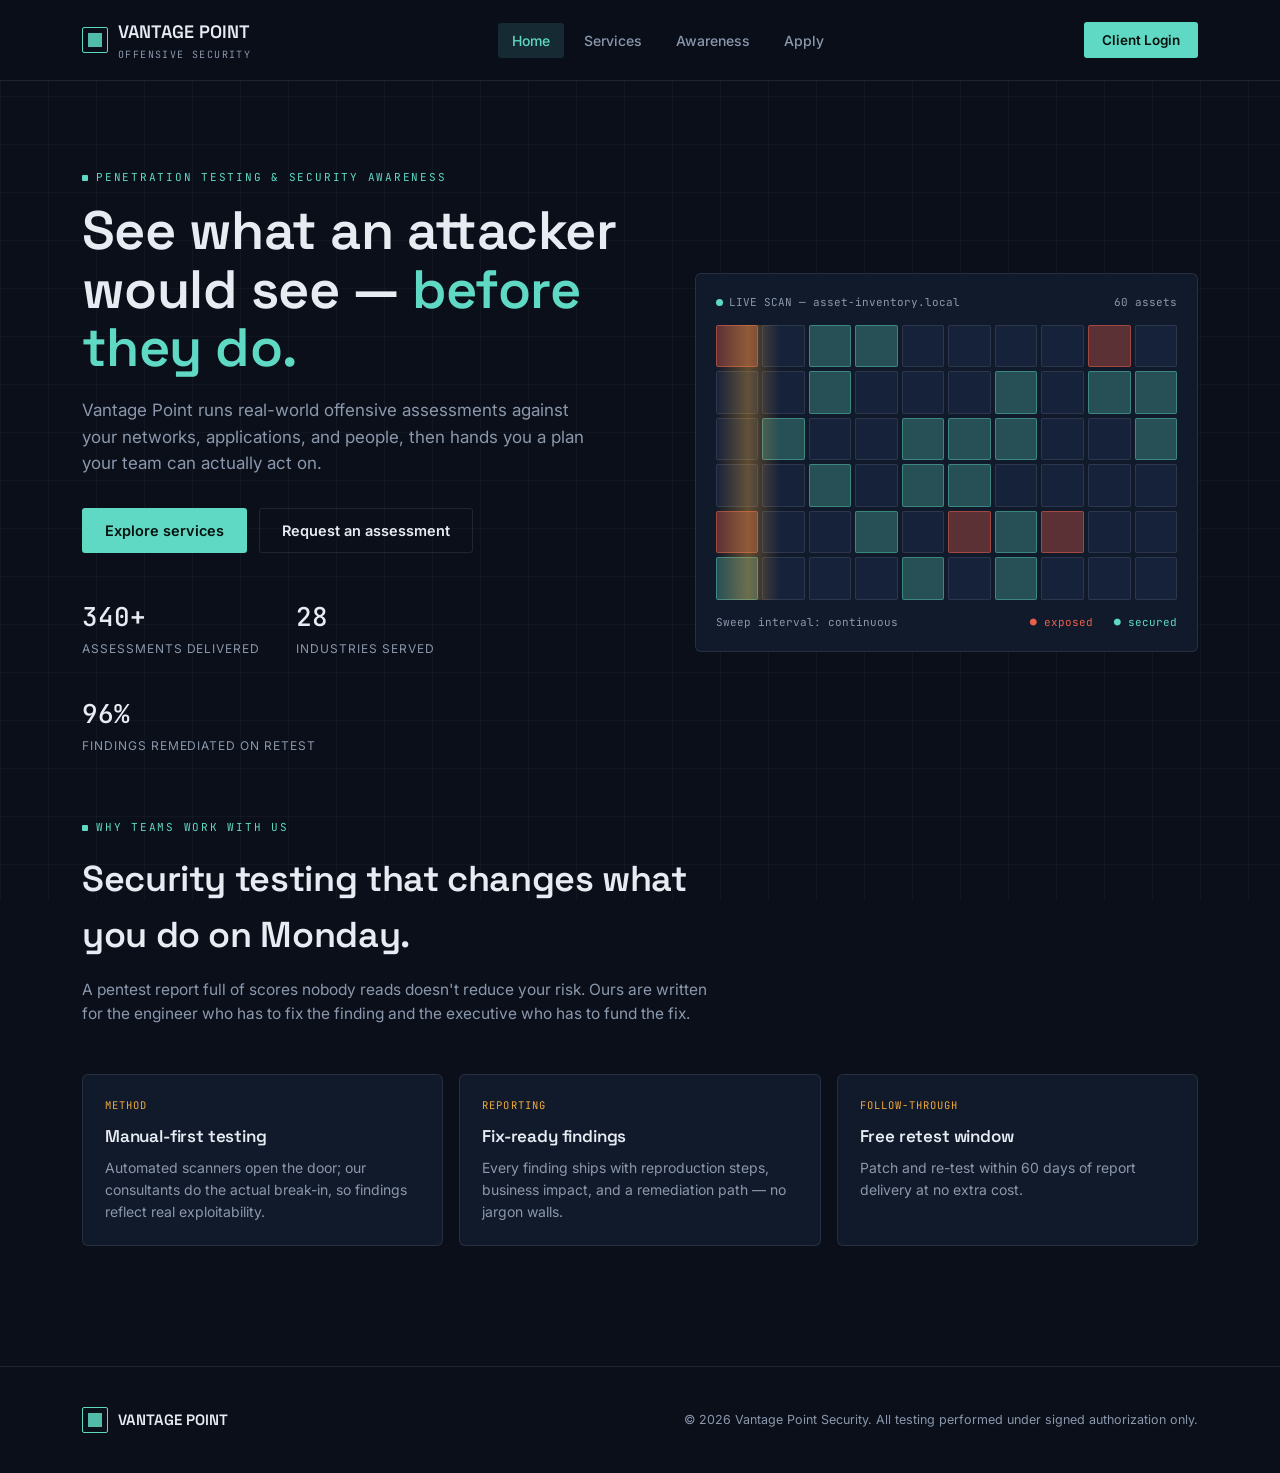
<file: cyberpath/van/vantage.html>
<!DOCTYPE html>
<html lang="en">
<head>
<meta charset="UTF-8">
<meta name="viewport" content="width=device-width, initial-scale=1.0">
<title>Vantage Point Security</title>
<link rel="preconnect" href="https://fonts.googleapis.com">
<link href="https://fonts.googleapis.com/css2?family=Space+Grotesk:wght@400;500;600;700&family=Inter:wght@400;500;600&family=JetBrains+Mono:wght@400;500&display=swap" rel="stylesheet">
<style>
  :root{
    --ink:#0A0F1A;
    --surface:#111A2B;
    --surface-2:#16223A;
    --line: rgba(231,236,243,0.10);
    --text:#E7ECF3;
    --muted:#8B98AC;
    --signal:#5FD9C4;
    --signal-dim: rgba(95,217,196,0.14);
    --amber:#F2A93B;
    --amber-dim: rgba(242,169,59,0.14);
    --risk:#E8604C;
    --risk-dim: rgba(232,96,76,0.14);
    --radius: 3px;
    --display: 'Space Grotesk', sans-serif;
    --body: 'Inter', sans-serif;
    --mono: 'JetBrains Mono', monospace;
  }
  *{box-sizing:border-box; margin:0; padding:0;}
  html{scroll-behavior:smooth;}
  body{background:var(--ink); color:var(--text); font-family:var(--body); line-height:1.55; -webkit-font-smoothing:antialiased;}
  a{color:inherit;} button{font-family:inherit; cursor:pointer;}
  .wrap{max-width:1180px; margin:0 auto; padding:0 32px;}
  @media (max-width:640px){ .wrap{padding:0 20px;} }
  body::before{
    content:""; position:fixed; inset:0;
    background-image: linear-gradient(var(--line) 1px, transparent 1px), linear-gradient(90deg, var(--line) 1px, transparent 1px);
    background-size:48px 48px; opacity:0.35; pointer-events:none; z-index:0;
  }

  /* NAV */
  header{position:sticky; top:0; z-index:100; background:rgba(10,15,26,0.86); backdrop-filter:blur(10px); border-bottom:1px solid var(--line);}
  nav{display:flex; align-items:center; justify-content:space-between; padding:18px 32px; max-width:1180px; margin:0 auto;}
  .brand{display:flex; align-items:center; gap:10px; font-family:var(--display); font-weight:600; font-size:18px; cursor:pointer;}
  .brand-mark{width:26px; height:26px; border:1.5px solid var(--signal); border-radius:2px; position:relative; flex-shrink:0;}
  .brand-mark::before{content:""; position:absolute; inset:5px; background:var(--signal); opacity:0.85; animation:pulse-mark 2.4s ease-in-out infinite;}
  @keyframes pulse-mark{0%,100%{opacity:0.85;} 50%{opacity:0.25;}}
  .brand small{display:block; font-family:var(--mono); font-weight:400; font-size:10px; letter-spacing:0.14em; color:var(--muted); text-transform:uppercase; margin-top:1px;}
  .navlinks{display:flex; align-items:center; gap:6px;}
  .navlinks button{background:none; border:none; color:var(--muted); font-size:14px; font-weight:500; padding:9px 14px; border-radius:var(--radius); transition:color .15s, background .15s;}
  .navlinks button:hover{color:var(--text); background:var(--surface-2);}
  .navlinks button.active{color:var(--signal); background:var(--signal-dim);}
  .login-btn{background:var(--signal); color:#06110D; font-weight:600; font-size:13.5px; padding:10px 18px; border-radius:var(--radius); border:none;}
  .login-btn:hover{background:#7EE6D3;}
  @media (max-width:920px){ .navlinks{display:none;} }

  main{position:relative; z-index:1;}
  .view{display:none;}
  .view.active{display:block;}

  .eyebrow{font-family:var(--mono); font-size:11px; letter-spacing:0.16em; text-transform:uppercase; color:var(--signal); display:flex; align-items:center; gap:8px; margin-bottom:16px;}
  .eyebrow::before{content:""; width:6px; height:6px; background:var(--signal); border-radius:1px; display:inline-block;}
  h1,h2,h3,h4{font-family:var(--display); font-weight:600; letter-spacing:-0.01em;}
  .badge-demo{display:inline-flex; align-items:center; gap:6px; font-family:var(--mono); font-size:10.5px; color:var(--amber); background:var(--amber-dim); border:1px solid rgba(242,169,59,0.3); padding:4px 9px; border-radius:2px; letter-spacing:0.06em;}
  .badge-demo::before{content:"●"; font-size:8px;}

  /* HERO */
  .hero{padding:88px 0 64px;}
  .hero-grid{display:grid; grid-template-columns:1.05fr 0.95fr; gap:56px; align-items:center;}
  @media (max-width:920px){ .hero-grid{grid-template-columns:1fr;} }
  .hero h1{font-size:clamp(34px,4.6vw,54px); line-height:1.08; margin-bottom:20px;}
  .hero h1 .accent{color:var(--signal);}
  .hero p.lead{font-size:17px; color:var(--muted); max-width:46ch; margin-bottom:32px;}
  .hero-actions{display:flex; gap:12px; flex-wrap:wrap; margin-bottom:44px;}
  .btn{display:inline-flex; align-items:center; gap:8px; padding:13px 22px; border-radius:var(--radius); font-size:14.5px; font-weight:600; border:1px solid transparent; transition:all .15s;}
  .btn-primary{background:var(--signal); color:#06110D;} .btn-primary:hover{background:#7EE6D3;}
  .btn-ghost{background:transparent; color:var(--text); border-color:var(--line);} .btn-ghost:hover{border-color:var(--signal); color:var(--signal);}
  .btn-sm{padding:8px 14px; font-size:13px;}
  .stats{display:flex; gap:36px; flex-wrap:wrap;}
  .stat .num{font-family:var(--mono); font-size:26px; font-weight:500;}
  .stat .label{font-size:12px; color:var(--muted); text-transform:uppercase; letter-spacing:0.08em; margin-top:2px;}
  .scan-panel{background:var(--surface); border:1px solid var(--line); border-radius:6px; padding:20px; position:relative; overflow:hidden;}
  .scan-head{display:flex; justify-content:space-between; align-items:center; margin-bottom:14px; font-family:var(--mono); font-size:11px; color:var(--muted);}
  .scan-head .dot{width:7px; height:7px; border-radius:50%; background:var(--signal); display:inline-block; margin-right:6px; animation:blink 1.6s infinite;}
  @keyframes blink{0%,100%{opacity:1;} 50%{opacity:0.3;}}
  .grid-cells{display:grid; grid-template-columns:repeat(10,1fr); gap:4px; position:relative;}
  .cell{aspect-ratio:1; background:var(--surface-2); border-radius:2px; border:1px solid var(--line);}
  .scanline{position:absolute; top:0; bottom:0; width:14%; background:linear-gradient(90deg, transparent, rgba(242,169,59,0.35), transparent); animation:sweep 4.5s linear infinite; pointer-events:none;}
  @keyframes sweep{0%{left:-14%;} 100%{left:100%;}}
  .scan-footer{margin-top:14px; display:flex; justify-content:space-between; font-family:var(--mono); font-size:11px; color:var(--muted);}
  .scan-footer .exposed{color:var(--risk);} .scan-footer .secured{color:var(--signal);}

  .section-pad{padding:80px 0;} .section-head{max-width:640px; margin-bottom:48px;}
  .section-head h2{font-size:clamp(26px,3.4vw,36px); margin-bottom:14px;} .section-head p{color:var(--muted); font-size:15.5px;}

  .aware-grid{display:grid; grid-template-columns:repeat(3,1fr); gap:16px;}
  @media (max-width:920px){ .aware-grid{grid-template-columns:repeat(2,1fr);} }
  @media (max-width:640px){ .aware-grid{grid-template-columns:1fr;} }
  .aware-card{background:var(--surface); border:1px solid var(--line); border-radius:6px; padding:22px; cursor:pointer; transition:border-color .15s;}
  .aware-card:hover{border-color:rgba(95,217,196,0.4);}
  .aware-card .tag{font-family:var(--mono); font-size:10.5px; color:var(--amber); letter-spacing:0.1em; text-transform:uppercase; margin-bottom:10px; display:block;}
  .aware-card h3{font-size:17px; margin-bottom:8px;} .aware-card .short{color:var(--muted); font-size:14px;}
  .aware-card .more{color:var(--muted); font-size:13.5px; margin-top:12px; padding-top:12px; border-top:1px solid var(--line); display:none;}
  .aware-card.open .more{display:block;}
  .aware-card .toggle{font-family:var(--mono); font-size:11.5px; color:var(--signal); margin-top:12px; display:inline-block;}

  .svc-grid{display:grid; grid-template-columns:repeat(2,1fr); gap:16px;}
  @media (max-width:760px){ .svc-grid{grid-template-columns:1fr;} }
  .svc-card{background:var(--surface); border:1px solid var(--line); border-radius:6px; padding:26px; display:flex; flex-direction:column; gap:14px;}
  .svc-top{display:flex; justify-content:space-between; align-items:flex-start; gap:12px;}
  .svc-code{font-family:var(--mono); font-size:11px; color:var(--signal); border:1px solid rgba(95,217,196,0.3); background:var(--signal-dim); padding:3px 8px; border-radius:2px; white-space:nowrap;}
  .svc-card h3{font-size:19px;} .svc-card p{color:var(--muted); font-size:14.5px;}
  .svc-meta{display:flex; gap:18px; font-family:var(--mono); font-size:11.5px; color:var(--muted); flex-wrap:wrap;}
  .svc-meta span b{color:var(--text); font-weight:500;}
  .svc-card .btn{align-self:flex-start; margin-top:4px;}

  .apply-layout{display:grid; grid-template-columns:1fr 1.3fr; gap:48px;}
  @media (max-width:880px){ .apply-layout{grid-template-columns:1fr;} }
  .apply-side h2{font-size:28px; margin-bottom:14px;} .apply-side p{color:var(--muted); font-size:15px; margin-bottom:24px;}
  .apply-side ul{list-style:none;}
  .apply-side li{display:flex; gap:10px; font-size:14px; color:var(--muted); padding:10px 0; border-top:1px solid var(--line);}
  .apply-side li:first-child{border-top:none;} .apply-side li::before{content:"—"; color:var(--signal); flex-shrink:0;}
  form{background:var(--surface); border:1px solid var(--line); border-radius:6px; padding:32px;}
  .field{margin-bottom:18px;}
  .field label{display:block; font-size:12.5px; font-weight:500; color:var(--muted); margin-bottom:7px; text-transform:uppercase; letter-spacing:0.05em;}
  .field input, .field select, .field textarea{width:100%; background:var(--ink); border:1px solid var(--line); color:var(--text); padding:12px 13px; border-radius:var(--radius); font-family:var(--body); font-size:14.5px; transition:border-color .15s;}
  .field input:focus, .field select:focus, .field textarea:focus{outline:none; border-color:var(--signal);}
  .field-row{display:grid; grid-template-columns:1fr 1fr; gap:14px;}
  @media (max-width:520px){ .field-row{grid-template-columns:1fr;} }
  textarea{resize:vertical; min-height:96px;}
  .submit-row{display:flex; align-items:center; gap:14px; margin-top:6px;}
  .form-note{font-size:12.5px; color:var(--muted);}
  .success-box{display:none; background:var(--signal-dim); border:1px solid rgba(95,217,196,0.35); border-radius:6px; padding:22px; margin-top:20px; font-size:14.5px;}
  .success-box.show{display:block;} .success-box .title{color:var(--signal); font-weight:600; font-family:var(--display); margin-bottom:6px;}

  .login-wrap{display:flex; justify-content:center; padding-top:20px;}
  .login-card{width:100%; max-width:400px; background:var(--surface); border:1px solid var(--line); border-radius:6px; padding:34px;}
  .login-card h2{font-size:22px; margin-bottom:6px;} .login-card p.sub{color:var(--muted); font-size:13.5px; margin-bottom:26px;}
  .login-card .btn{width:100%; justify-content:center; margin-top:6px;}
  .login-foot{display:flex; justify-content:space-between; margin-top:16px; font-size:12.5px;}
  .login-foot a{color:var(--muted); text-decoration:none;} .login-foot a:hover{color:var(--signal);}
  .demo-note{font-family:var(--mono); font-size:11px; color:var(--muted); text-align:center; margin-top:22px; border-top:1px solid var(--line); padding-top:16px;}

  footer{border-top:1px solid var(--line); padding:40px 0; margin-top:40px; position:relative; z-index:1;}
  .foot-row{display:flex; justify-content:space-between; align-items:center; flex-wrap:wrap; gap:16px;}
  .foot-row .brand{font-size:15px; cursor:default;}
  footer .fine{color:var(--muted); font-size:12.5px;}

  /* ================= APP SHELL (post-login) ================= */
  #appShell{display:none;}
  #appShell.active{display:block;}
  .app-frame{display:grid; grid-template-columns:230px 1fr; min-height:calc(100vh - 68px);}
  @media (max-width:800px){ .app-frame{grid-template-columns:1fr;} }
  .sidebar{border-right:1px solid var(--line); padding:24px 14px; position:relative; z-index:1;}
  @media (max-width:800px){ .sidebar{border-right:none; border-bottom:1px solid var(--line); display:flex; gap:4px; overflow-x:auto; padding:14px;} }
  .sidebar .app-user{padding:8px 12px 20px; margin-bottom:8px; border-bottom:1px solid var(--line);}
  @media (max-width:800px){ .sidebar .app-user{display:none;} }
  .sidebar .app-user .name{font-family:var(--display); font-size:14.5px; font-weight:600;}
  .sidebar .app-user .role{font-family:var(--mono); font-size:10.5px; color:var(--signal); text-transform:uppercase; letter-spacing:0.06em; margin-top:2px;}
  .sidenav button{
    display:flex; align-items:center; gap:10px; width:100%; text-align:left; background:none; border:none;
    color:var(--muted); font-size:14px; padding:11px 12px; border-radius:var(--radius); margin-bottom:2px; white-space:nowrap;
  }
  .sidenav button .dot{width:5px; height:5px; background:var(--muted); border-radius:1px; flex-shrink:0;}
  .sidenav button:hover{background:var(--surface-2); color:var(--text);}
  .sidenav button.active{background:var(--signal-dim); color:var(--signal);}
  .sidenav button.active .dot{background:var(--signal);}
  .sidenav .signout{margin-top:18px; padding-top:14px; border-top:1px solid var(--line); color:var(--risk);}

  .app-content{padding:36px 40px;}
  @media (max-width:640px){ .app-content{padding:24px 20px;} }
  .app-page{display:none;} .app-page.active{display:block;}
  .app-page-head{display:flex; justify-content:space-between; align-items:flex-end; margin-bottom:28px; gap:16px; flex-wrap:wrap;}
  .app-page-head h2{font-size:24px;} .app-page-head p{color:var(--muted); font-size:14px; margin-top:4px;}

  .kpi-grid{display:grid; grid-template-columns:repeat(4,1fr); gap:14px; margin-bottom:28px;}
  @media (max-width:900px){ .kpi-grid{grid-template-columns:repeat(2,1fr);} }
  @media (max-width:480px){ .kpi-grid{grid-template-columns:1fr;} }
  .kpi-card{background:var(--surface); border:1px solid var(--line); border-radius:6px; padding:18px;}
  .kpi-card .num{font-family:var(--mono); font-size:26px;} .kpi-card .num.risk{color:var(--risk);} .kpi-card .num.amber{color:var(--amber);} .kpi-card .num.signal{color:var(--signal);}
  .kpi-card .label{color:var(--muted); font-size:12px; margin-top:4px;}

  .panel{background:var(--surface); border:1px solid var(--line); border-radius:6px; margin-bottom:24px; overflow:hidden;}
  .panel-head{display:flex; justify-content:space-between; align-items:center; padding:16px 20px; border-bottom:1px solid var(--line);}
  .panel-head h3{font-size:15px;}

  .risk-bars{padding:20px;}
  .risk-row{display:grid; grid-template-columns:80px 1fr 34px; align-items:center; gap:12px; margin-bottom:12px; font-family:var(--mono); font-size:12px;}
  .risk-row:last-child{margin-bottom:0;}
  .risk-track{height:8px; background:var(--surface-2); border-radius:4px; overflow:hidden;}
  .risk-fill{height:100%; border-radius:4px;}

  table{width:100%; border-collapse:collapse;}
  thead th{text-align:left; font-family:var(--mono); font-size:11px; color:var(--muted); text-transform:uppercase; letter-spacing:0.06em; padding:12px 20px; border-bottom:1px solid var(--line);}
  tbody td{padding:14px 20px; font-size:13.5px; border-bottom:1px solid var(--line);}
  tbody tr:last-child td{border-bottom:none;}
  tbody tr:hover{background:var(--surface-2);}
  .pill{display:inline-flex; align-items:center; gap:5px; font-family:var(--mono); font-size:10.5px; padding:4px 9px; border-radius:2px; text-transform:uppercase; letter-spacing:0.04em; white-space:nowrap;}
  .pill::before{content:"●"; font-size:7px;}
  .pill.ok{background:var(--signal-dim); color:var(--signal);}
  .pill.warn{background:var(--amber-dim); color:var(--amber);}
  .pill.bad{background:var(--risk-dim); color:var(--risk);}
  .pill.muted{background:var(--surface-2); color:var(--muted);}
  .toolbar{display:flex; gap:10px; align-items:center; flex-wrap:wrap;}
  .toolbar input, .toolbar select{background:var(--ink); border:1px solid var(--line); color:var(--text); padding:9px 12px; border-radius:var(--radius); font-size:13px;}

  .report-grid{display:grid; grid-template-columns:repeat(2,1fr); gap:14px;}
  @media (max-width:760px){ .report-grid{grid-template-columns:1fr;} }
  .report-card{background:var(--surface); border:1px solid var(--line); border-radius:6px; padding:20px; display:flex; justify-content:space-between; align-items:flex-start; gap:12px;}
  .report-card h4{font-size:15px; margin-bottom:6px;}
  .report-card .meta{font-family:var(--mono); font-size:11px; color:var(--muted);}

  /* modal */
  .modal-overlay{display:none; position:fixed; inset:0; background:rgba(6,10,18,0.7); backdrop-filter:blur(3px); z-index:200; align-items:center; justify-content:center; padding:20px;}
  .modal-overlay.show{display:flex;}
  .modal{background:var(--surface); border:1px solid var(--line); border-radius:6px; width:100%; max-width:480px; padding:28px; max-height:88vh; overflow:auto;}
  .modal-head{display:flex; justify-content:space-between; align-items:center; margin-bottom:20px;}
  .modal-head h3{font-size:17px;}
  .modal-close{background:none; border:1px solid var(--line); color:var(--muted); width:28px; height:28px; border-radius:var(--radius); display:flex; align-items:center; justify-content:center;}
</style>
</head>
<body>

<header>
  <nav>
    <div class="brand" onclick="goPublic('home')">
      <div class="brand-mark"></div>
      <div>VANTAGE POINT<small>Offensive Security</small></div>
    </div>
    <div class="navlinks" id="publicNav">
      <button data-target="home" class="active">Home</button>
      <button data-target="services">Services</button>
      <button data-target="awareness">Awareness</button>
      <button data-target="apply">Apply</button>
    </div>
    <button class="login-btn" onclick="mockLogin()">Client Login</button>
  </nav>
</header>

<!-- ============= PUBLIC SITE ============= -->
<main class="wrap" id="publicSite">

  <section id="home" class="view active">
    <div class="hero">
      <div class="hero-grid">
        <div>
          <div class="eyebrow">Penetration Testing &amp; Security Awareness</div>
          <h1>See what an attacker<br>would see — <span class="accent">before they do.</span></h1>
          <p class="lead">Vantage Point runs real-world offensive assessments against your networks, applications, and people, then hands you a plan your team can actually act on.</p>
          <div class="hero-actions">
            <button class="btn btn-primary" onclick="goPublic('services')">Explore services</button>
            <button class="btn btn-ghost" onclick="goPublic('apply')">Request an assessment</button>
          </div>
          <div class="stats">
            <div class="stat"><div class="num">340+</div><div class="label">Assessments delivered</div></div>
            <div class="stat"><div class="num">28</div><div class="label">Industries served</div></div>
            <div class="stat"><div class="num">96%</div><div class="label">Findings remediated on retest</div></div>
          </div>
        </div>
        <div class="scan-panel">
          <div class="scan-head"><span><span class="dot"></span>LIVE SCAN — asset-inventory.local</span><span>60 assets</span></div>
          <div class="grid-cells" id="cellGrid"><div class="scanline"></div></div>
          <div class="scan-footer"><span>Sweep interval: continuous</span><span><span class="exposed">● exposed</span> &nbsp; <span class="secured">● secured</span></span></div>
        </div>
      </div>
    </div>

    <div class="section-pad" style="padding-top:0;">
      <div class="section-head">
        <div class="eyebrow">Why teams work with us</div>
        <h2>Security testing that changes what you do on Monday.</h2>
        <p>A pentest report full of scores nobody reads doesn't reduce your risk. Ours are written for the engineer who has to fix the finding and the executive who has to fund the fix.</p>
      </div>
      <div class="aware-grid">
        <div class="aware-card" style="cursor:default;"><span class="tag">Method</span><h3>Manual-first testing</h3><p class="short">Automated scanners open the door; our consultants do the actual break-in, so findings reflect real exploitability.</p></div>
        <div class="aware-card" style="cursor:default;"><span class="tag">Reporting</span><h3>Fix-ready findings</h3><p class="short">Every finding ships with reproduction steps, business impact, and a remediation path — no jargon walls.</p></div>
        <div class="aware-card" style="cursor:default;"><span class="tag">Follow-through</span><h3>Free retest window</h3><p class="short">Patch and re-test within 60 days of report delivery at no extra cost.</p></div>
      </div>
    </div>
  </section>

  <section id="awareness" class="view">
    <div class="section-pad">
      <div class="section-head">
        <div class="eyebrow">Security Awareness</div>
        <h2>The basics that stop most incidents.</h2>
        <p>Most breaches don't start with a zero-day — they start with a click, a reused password, or an unlocked laptop.</p>
      </div>
      <div class="aware-grid" id="awareGrid"></div>
    </div>
  </section>

  <section id="services" class="view">
    <div class="section-pad">
      <div class="section-head">
        <div class="eyebrow">Our Services</div>
        <h2>Pick the engagement that matches your risk.</h2>
        <p>Each engagement is scoped with you up front — nothing runs against your environment outside the agreed window and rules of engagement.</p>
      </div>
      <div class="svc-grid" id="svcGrid"></div>
    </div>
  </section>

  <section id="apply" class="view">
    <div class="section-pad">
      <div class="apply-layout">
        <div class="apply-side">
          <div class="eyebrow">Get started</div>
          <h2>Request an assessment</h2>
          <p>Tell us a little about your environment. A lead consultant will follow up within one business day to scope the engagement.</p>
          <ul>
            <li>All engagements are covered by a signed rules-of-engagement agreement before any testing begins.</li>
            <li>Scoping calls are free and carry no obligation.</li>
            <li>NDA available on request, prior to any details being shared.</li>
          </ul>
        </div>
        <div>
          <form id="applyForm">
            <div class="field-row">
              <div class="field"><label>Full name</label><input type="text" required placeholder="Jordan Micah"></div>
              <div class="field"><label>Work email</label><input id="femail" type="email" required placeholder="jordan@company.com"></div>
            </div>
            <div class="field-row">
              <div class="field"><label>Company</label><input type="text" required placeholder="Company name"></div>
              <div class="field"><label>Company size</label><select><option>1–10</option><option>11–50</option><option>51–200</option><option>201–1000</option><option>1000+</option></select></div>
            </div>
            <div class="field-row">
              <div class="field"><label>Service of interest</label><select id="fservice"></select></div>
              <div class="field"><label>Preferred timeline</label><select><option>As soon as possible</option><option>Within 30 days</option><option>Within this quarter</option><option>Just exploring</option></select></div>
            </div>
            <div class="field"><label>Scope details</label><textarea placeholder="Number of IPs/URLs in scope, compliance drivers, etc."></textarea></div>
            <div class="submit-row"><button type="submit" class="btn btn-primary">Submit request</button><span class="form-note">We'll respond within 1 business day.</span></div>
          </form>
          <div class="success-box" id="successBox"><div class="title">Request received</div><div>Thanks — a lead consultant will reach out within one business day.</div></div>
        </div>
      </div>
    </div>
  </section>

</main>

<!-- ============= MOCK LOGIN ============= -->
<main class="wrap" id="loginSite" style="display:none;">
  <div class="section-pad">
    <div class="login-wrap">
      <div class="login-card">
        <h2>Client portal</h2>
        <p class="sub">Sign in to view findings, schedules, and reports.</p>
        <form id="loginForm">
          <div class="field"><label>Email</label><input id="lemail" type="email" required placeholder="you@company.com"></div>
          <div class="field"><label>Password</label><input type="password" required placeholder="••••••••"></div>
          <button type="submit" class="btn btn-primary">Sign in</button>
        </form>
        <div class="login-foot"><a href="#" onclick="return false;">Forgot password</a><a href="#" onclick="return false;">Request access</a></div>
        <div class="demo-note">PROTOTYPE — static demo, no backend connected yet.</div>
      </div>
    </div>
  </div>
</main>

<!-- ============= APP SHELL (post "login") ============= -->
<div id="appShell">
  <div class="app-frame">
    <aside class="sidebar">
      <div class="app-user">
        <div class="name" id="appUserName">Jordan Micah</div>
        <div class="role">Client · Acme Co</div>
      </div>
      <div class="sidenav" id="appNav">
        <button data-page="dashboard" class="active"><span class="dot"></span>Dashboard</button>
        <button data-page="assets"><span class="dot"></span>Assets</button>
        <button data-page="scans"><span class="dot"></span>Scans</button>
        <button data-page="findings"><span class="dot"></span>Findings</button>
        <button data-page="reports"><span class="dot"></span>Reports</button>
        <button data-page="settings"><span class="dot"></span>Settings</button>
        <button class="signout" onclick="mockLogout()"><span class="dot"></span>Sign out</button>
      </div>
    </aside>

    <div class="app-content">

      <!-- DASHBOARD -->
      <div class="app-page active" id="page-dashboard">
        <div class="app-page-head">
          <div><h2>Dashboard</h2><p>Overview of your security posture</p></div>
          <span class="badge-demo">Static demo data</span>
        </div>
        <div class="kpi-grid">
          <div class="kpi-card"><div class="num">18</div><div class="label">Total assets</div></div>
          <div class="kpi-card"><div class="num signal">14</div><div class="label">Authorized for scanning</div></div>
          <div class="kpi-card"><div class="num risk">7</div><div class="label">Open findings</div></div>
          <div class="kpi-card"><div class="num amber">2</div><div class="label">Active engagements</div></div>
        </div>
        <div class="panel">
          <div class="panel-head"><h3>Open findings by severity</h3></div>
          <div class="risk-bars">
            <div class="risk-row"><span>Critical</span><div class="risk-track"><div class="risk-fill" style="width:12%; background:var(--risk);"></div></div><span>1</span></div>
            <div class="risk-row"><span>High</span><div class="risk-track"><div class="risk-fill" style="width:28%; background:var(--risk);"></div></div><span>2</span></div>
            <div class="risk-row"><span>Medium</span><div class="risk-track"><div class="risk-fill" style="width:45%; background:var(--amber);"></div></div><span>3</span></div>
            <div class="risk-row"><span>Low</span><div class="risk-track"><div class="risk-fill" style="width:16%; background:var(--signal);"></div></div><span>1</span></div>
          </div>
        </div>
        <div class="panel">
          <div class="panel-head"><h3>Recent activity</h3></div>
          <table>
            <thead><tr><th>Event</th><th>Asset</th><th>Status</th><th>Date</th></tr></thead>
            <tbody>
              <tr><td>External network scan</td><td>vpn.acme.co</td><td><span class="pill ok">Completed</span></td><td>Aug 12, 2026</td></tr>
              <tr><td>Web app pentest</td><td>checkout.acme.co</td><td><span class="pill warn">In progress</span></td><td>Aug 10, 2026</td></tr>
              <tr><td>Scan requested</td><td>staging.acme.co</td><td><span class="pill bad">Blocked — unauthorized</span></td><td>Aug 9, 2026</td></tr>
              <tr><td>Phishing simulation</td><td>All staff — Wave 2</td><td><span class="pill muted">Scheduled</span></td><td>Aug 20, 2026</td></tr>
            </tbody>
          </table>
        </div>
      </div>

      <!-- ASSETS -->
      <div class="app-page" id="page-assets">
        <div class="app-page-head">
          <div><h2>Assets</h2><p>Register and authorize the targets in scope</p></div>
          <button class="btn btn-primary btn-sm" onclick="openModal('assetModal')">+ Register asset</button>
        </div>
        <div class="panel">
          <div class="panel-head">
            <div class="toolbar"><input placeholder="Search assets..." disabled><select disabled><option>All types</option></select></div>
            <span class="badge-demo">Static demo data</span>
          </div>
          <table>
            <thead><tr><th>Name</th><th>Type</th><th>Identifier</th><th>Status</th><th>Scope expires</th></tr></thead>
            <tbody>
              <tr><td>Primary corporate VPN</td><td>Server</td><td>vpn.acme.co</td><td><span class="pill ok">Authorized</span></td><td>Sep 30, 2026</td></tr>
              <tr><td>Checkout service</td><td>Web app</td><td>checkout.acme.co</td><td><span class="pill ok">Authorized</span></td><td>Sep 15, 2026</td></tr>
              <tr><td>Staging environment</td><td>Server</td><td>staging.acme.co</td><td><span class="pill bad">Unauthorized</span></td><td>—</td></tr>
              <tr><td>Public API gateway</td><td>API</td><td>api.acme.co</td><td><span class="pill ok">Authorized</span></td><td>Oct 1, 2026</td></tr>
              <tr><td>Office Wi-Fi</td><td>Network</td><td>ACME-CORP-5G</td><td><span class="pill warn">Pending review</span></td><td>—</td></tr>
              <tr><td>iOS banking app</td><td>Mobile app</td><td>com.acme.mobile</td><td><span class="pill ok">Authorized</span></td><td>Nov 1, 2026</td></tr>
            </tbody>
          </table>
        </div>
      </div>

      <!-- SCANS -->
      <div class="app-page" id="page-scans">
        <div class="app-page-head">
          <div><h2>Scans</h2><p>Scan history and status for authorized assets</p></div>
          <button class="btn btn-primary btn-sm" onclick="openModal('scanModal')">+ Request scan</button>
        </div>
        <div class="panel">
          <table>
            <thead><tr><th>Scan</th><th>Asset</th><th>Type</th><th>Status</th><th>Requested</th></tr></thead>
            <tbody>
              <tr><td>#SC-1042</td><td>vpn.acme.co</td><td>Network — basic</td><td><span class="pill ok">Completed</span></td><td>Aug 12, 2026</td></tr>
              <tr><td>#SC-1041</td><td>checkout.acme.co</td><td>Web app</td><td><span class="pill warn">Running</span></td><td>Aug 10, 2026</td></tr>
              <tr><td>#SC-1040</td><td>staging.acme.co</td><td>Network — basic</td><td><span class="pill bad">Blocked — unauthorized</span></td><td>Aug 9, 2026</td></tr>
              <tr><td>#SC-1039</td><td>api.acme.co</td><td>API</td><td><span class="pill ok">Completed</span></td><td>Aug 3, 2026</td></tr>
              <tr><td>#SC-1038</td><td>ACME-CORP-5G</td><td>Wireless</td><td><span class="pill muted">Queued</span></td><td>Aug 1, 2026</td></tr>
            </tbody>
          </table>
        </div>
      </div>

      <!-- FINDINGS -->
      <div class="app-page" id="page-findings">
        <div class="app-page-head">
          <div><h2>Findings</h2><p>Vulnerabilities identified across your assets</p></div>
          <span class="badge-demo">Static demo data</span>
        </div>
        <div class="panel">
          <table>
            <thead><tr><th>Finding</th><th>Asset</th><th>Severity</th><th>Status</th></tr></thead>
            <tbody>
              <tr><td>Outdated TLS configuration</td><td>vpn.acme.co</td><td><span class="pill bad">Critical</span></td><td><span class="pill warn">In progress</span></td></tr>
              <tr><td>Broken access control on order API</td><td>checkout.acme.co</td><td><span class="pill bad">High</span></td><td><span class="pill muted">Open</span></td></tr>
              <tr><td>Verbose error messages exposing stack traces</td><td>api.acme.co</td><td><span class="pill warn">Medium</span></td><td><span class="pill muted">Open</span></td></tr>
              <tr><td>Missing rate limiting on login endpoint</td><td>checkout.acme.co</td><td><span class="pill warn">Medium</span></td><td><span class="pill ok">Resolved</span></td></tr>
              <tr><td>Self-signed certificate on internal panel</td><td>staging.acme.co</td><td><span class="pill ok">Low</span></td><td><span class="pill muted">Open</span></td></tr>
            </tbody>
          </table>
        </div>
      </div>

      <!-- REPORTS -->
      <div class="app-page" id="page-reports">
        <div class="app-page-head">
          <div><h2>Reports</h2><p>Executive and technical reports from completed engagements</p></div>
          <span class="badge-demo">Static demo data</span>
        </div>
        <div class="report-grid">
          <div class="report-card"><div><h4>External Network Pentest — Q3</h4><div class="meta">Technical · Generated Aug 12, 2026</div></div><button class="btn btn-ghost btn-sm" disabled>Download</button></div>
          <div class="report-card"><div><h4>Executive Summary — Q3 Engagements</h4><div class="meta">Executive · Generated Aug 12, 2026</div></div><button class="btn btn-ghost btn-sm" disabled>Download</button></div>
          <div class="report-card"><div><h4>Web App Pentest — Checkout Service</h4><div class="meta">Technical · Generated Jul 28, 2026</div></div><button class="btn btn-ghost btn-sm" disabled>Download</button></div>
          <div class="report-card"><div><h4>Phishing Simulation — Wave 1 Results</h4><div class="meta">Awareness · Generated Jul 15, 2026</div></div><button class="btn btn-ghost btn-sm" disabled>Download</button></div>
        </div>
      </div>

      <!-- SETTINGS -->
      <div class="app-page" id="page-settings">
        <div class="app-page-head"><div><h2>Settings</h2><p>Account and organization preferences</p></div></div>
        <div class="panel">
          <div class="panel-head"><h3>Profile</h3></div>
          <div style="padding:20px;">
            <div class="field-row">
              <div class="field"><label>Full name</label><input value="Jordan Micah" disabled></div>
              <div class="field"><label>Email</label><input value="jordan@acme.co" disabled></div>
            </div>
            <div class="field-row">
              <div class="field"><label>Organization</label><input value="Acme Co" disabled></div>
              <div class="field"><label>Role</label><input value="Client" disabled></div>
            </div>
          </div>
        </div>
      </div>

    </div>
  </div>
</div>

<!-- MODALS (visual only) -->
<div class="modal-overlay" id="assetModal">
  <div class="modal">
    <div class="modal-head"><h3>Register asset</h3><button class="modal-close" onclick="closeModal('assetModal')">×</button></div>
    <div class="field"><label>Asset name</label><input placeholder="e.g. Marketing website"></div>
    <div class="field"><label>Type</label><select><option>Website</option><option>API</option><option>Server</option><option>Network</option><option>Cloud resource</option><option>Mobile application</option></select></div>
    <div class="field"><label>Identifier</label><input placeholder="Domain, IP, or URL"></div>
    <div class="field"><label>Scope notes</label><textarea placeholder="What's in / out of scope"></textarea></div>
    <button class="btn btn-primary" style="width:100%;" onclick="closeModal('assetModal')">Save asset (demo — not connected)</button>
  </div>
</div>
<div class="modal-overlay" id="scanModal">
  <div class="modal">
    <div class="modal-head"><h3>Request scan</h3><button class="modal-close" onclick="closeModal('scanModal')">×</button></div>
    <div class="field"><label>Asset</label><select><option>vpn.acme.co</option><option>checkout.acme.co</option><option>api.acme.co</option></select></div>
    <div class="field"><label>Scan type</label><select><option>Network — basic</option><option>Web application</option><option>API</option></select></div>
    <button class="btn btn-primary" style="width:100%;" onclick="closeModal('scanModal')">Request scan (demo — not connected)</button>
  </div>
</div>

<footer id="publicFooter">
  <div class="wrap foot-row">
    <div class="brand"><div class="brand-mark"></div>VANTAGE POINT</div>
    <div class="fine">© 2026 Vantage Point Security. All testing performed under signed authorization only.</div>
  </div>
</footer>

<script>
  // ---------- PUBLIC NAV ----------
  function goPublic(target){
    document.querySelectorAll('#publicSite .view').forEach(s => s.classList.toggle('active', s.id === target));
    document.querySelectorAll('#publicNav button').forEach(b => b.classList.toggle('active', b.dataset.target === target));
    setSiteMode('public');
    window.scrollTo({top:0, behavior:'smooth'});
  }
  document.querySelectorAll('#publicNav [data-target]').forEach(b => b.addEventListener('click', () => goPublic(b.dataset.target)));

  function setSiteMode(mode){
    document.getElementById('publicSite').style.display = mode === 'public' ? '' : 'none';
    document.getElementById('loginSite').style.display = mode === 'login' ? '' : 'none';
    document.getElementById('publicFooter').style.display = mode === 'app' ? 'none' : '';
    document.getElementById('appShell').classList.toggle('active', mode === 'app');
    document.querySelector('header nav').style.display = mode === 'app' ? 'none' : 'flex';
  }

  function mockLogin(){ setSiteMode('login'); window.scrollTo({top:0}); }

  document.getElementById('loginForm').addEventListener('submit', (e) => {
    e.preventDefault();
    const email = document.getElementById('lemail').value;
    if(email) document.getElementById('appUserName').textContent = email.split('@')[0];
    setSiteMode('app');
    window.scrollTo({top:0});
  });

  function mockLogout(){ setSiteMode('public'); goPublic('home'); }

  // ---------- APP SIDEBAR NAV ----------
  document.querySelectorAll('#appNav [data-page]').forEach(btn => {
    btn.addEventListener('click', () => {
      document.querySelectorAll('#appNav button').forEach(b => b.classList.remove('active'));
      btn.classList.add('active');
      document.querySelectorAll('.app-page').forEach(p => p.classList.toggle('active', p.id === 'page-' + btn.dataset.page));
      document.querySelector('.app-content').scrollTo({top:0});
    });
  });

  // ---------- MODALS ----------
  function openModal(id){ document.getElementById(id).classList.add('show'); }
  function closeModal(id){ document.getElementById(id).classList.remove('show'); }

  // ---------- HERO SCAN GRID ----------
  const cellGrid = document.getElementById('cellGrid');
  for(let i=0;i<60;i++){ const c = document.createElement('div'); c.className = 'cell'; cellGrid.appendChild(c); }
  const cells = document.querySelectorAll('.cell');
  function animateCells(){
    cells.forEach(c => {
      const r = Math.random();
      if(r < 0.08){ c.style.background = 'rgba(232,96,76,0.35)'; c.style.borderColor='rgba(232,96,76,0.5)'; }
      else if(r < 0.4){ c.style.background = 'rgba(95,217,196,0.28)'; c.style.borderColor='rgba(95,217,196,0.4)'; }
      else { c.style.background=''; c.style.borderColor=''; }
    });
  }
  setInterval(animateCells, 1400); animateCells();

  // ---------- AWARENESS CONTENT ----------
  const awarenessTopics = [
    {tag:'Email', title:'Spotting phishing attempts', short:"Unexpected urgency, mismatched sender domains, and links that don't match their display text are the top tells.", more:"Before clicking a link, hover to preview the real destination. Verify unusual requests through a second channel like a phone call, and report suspicious emails rather than just deleting them."},
    {tag:'Access', title:'Password & MFA hygiene', short:'A unique password per account plus MFA blocks the vast majority of account-takeover attempts.', more:"Use a password manager so uniqueness is never a burden, and prefer app-based or hardware MFA over SMS. Never approve an MFA push you didn't initiate."},
    {tag:'People', title:'Social engineering red flags', short:'Attackers exploit urgency, authority, and helpfulness — the same instincts that make good coworkers.', more:'Be cautious of unsolicited calls or messages claiming to be IT, HR, or an executive asking for credentials or urgent payments. Verify identity through a known channel first.'},
    {tag:'Incidents', title:'Reporting quickly matters', short:'The gap between "something feels off" and "I reported it" is often the difference between a near-miss and a breach.', more:"Report suspected incidents immediately, even if unsure. Don't try to fix it yourself first — that can destroy evidence responders need."},
    {tag:'Remote work', title:'Securing your home setup', short:"Your home network and personal devices are now part of the company's attack surface.", more:'Keep router firmware updated, use a strong unique Wi-Fi password, and avoid accessing company systems from shared devices.'},
    {tag:'Data', title:'Handling sensitive data', short:"Data doesn't need to be hacked to leak — misdirected emails and open sharing links cause just as much damage.", more:'Double-check recipients before sending sensitive files, and use company-approved storage rather than personal cloud accounts.'}
  ];
  const awareGrid = document.getElementById('awareGrid');
  awarenessTopics.forEach(t => {
    const card = document.createElement('div');
    card.className = 'aware-card';
    card.innerHTML = `<span class="tag">${t.tag}</span><h3>${t.title}</h3><p class="short">${t.short}</p><span class="toggle">+ Read more</span><div class="more">${t.more}</div>`;
    card.addEventListener('click', () => {
      card.classList.toggle('open');
      card.querySelector('.toggle').textContent = card.classList.contains('open') ? '– Show less' : '+ Read more';
    });
    awareGrid.appendChild(card);
  });

  // ---------- SERVICES CONTENT ----------
  const services = [
    {code:'EXT-NET', name:'External Network Penetration Test', desc:'Simulated attack against your internet-facing infrastructure.', duration:'1–2 weeks', deliverable:'Report + debrief call'},
    {code:'INT-NET', name:'Internal Network Penetration Test', desc:'Assumes a foothold inside your network and tests how far an attacker could move.', duration:'1–2 weeks', deliverable:'Report + attack-path map'},
    {code:'WEB-APP', name:'Web Application Penetration Test', desc:'Manual and automated testing against OWASP-aligned risks.', duration:'1–3 weeks', deliverable:'Report + retest window'},
    {code:'CLOUD', name:'Cloud Security Assessment', desc:'Configuration review and exploitation testing across AWS, Azure, or GCP.', duration:'1–2 weeks', deliverable:'Report + hardening checklist'},
    {code:'WIRELESS', name:'Wireless Penetration Test', desc:'On-site assessment of your Wi-Fi infrastructure.', duration:'2–4 days', deliverable:'Report'},
    {code:'PHISH-SIM', name:'Social Engineering / Phishing Simulation', desc:'Realistic phishing campaigns to measure employee response.', duration:'2–4 weeks', deliverable:'Report + awareness metrics'},
    {code:'RED-TEAM', name:'Red Team Engagement', desc:'A goal-oriented simulation of a real adversary.', duration:'4–8 weeks', deliverable:'Report + purple-team debrief'},
    {code:'MOBILE', name:'Mobile Application Penetration Test', desc:'Static and dynamic testing of iOS/Android apps.', duration:'1–3 weeks', deliverable:'Report + retest window'}
  ];
  const svcGrid = document.getElementById('svcGrid');
  const fservice = document.getElementById('fservice');
  services.forEach(s => {
    const card = document.createElement('div');
    card.className = 'svc-card';
    card.innerHTML = `<div class="svc-top"><h3>${s.name}</h3><span class="svc-code">${s.code}</span></div><p>${s.desc}</p><div class="svc-meta"><span>Duration <b>${s.duration}</b></span><span>Deliverable <b>${s.deliverable}</b></span></div><button class="btn btn-ghost apply-for" data-name="${s.name}">Apply for this service</button>`;
    svcGrid.appendChild(card);
    const opt = document.createElement('option'); opt.textContent = s.name; fservice.appendChild(opt);
  });
  document.addEventListener('click', (e) => {
    if(e.target.classList.contains('apply-for')){ fservice.value = e.target.dataset.name; goPublic('apply'); }
  });

  // ---------- APPLY FORM ----------
  document.getElementById('applyForm').addEventListener('submit', (e) => {
    e.preventDefault();
    document.getElementById('successBox').classList.add('show');
    e.target.reset();
  });
</script>

</body>
</html>
</file>
